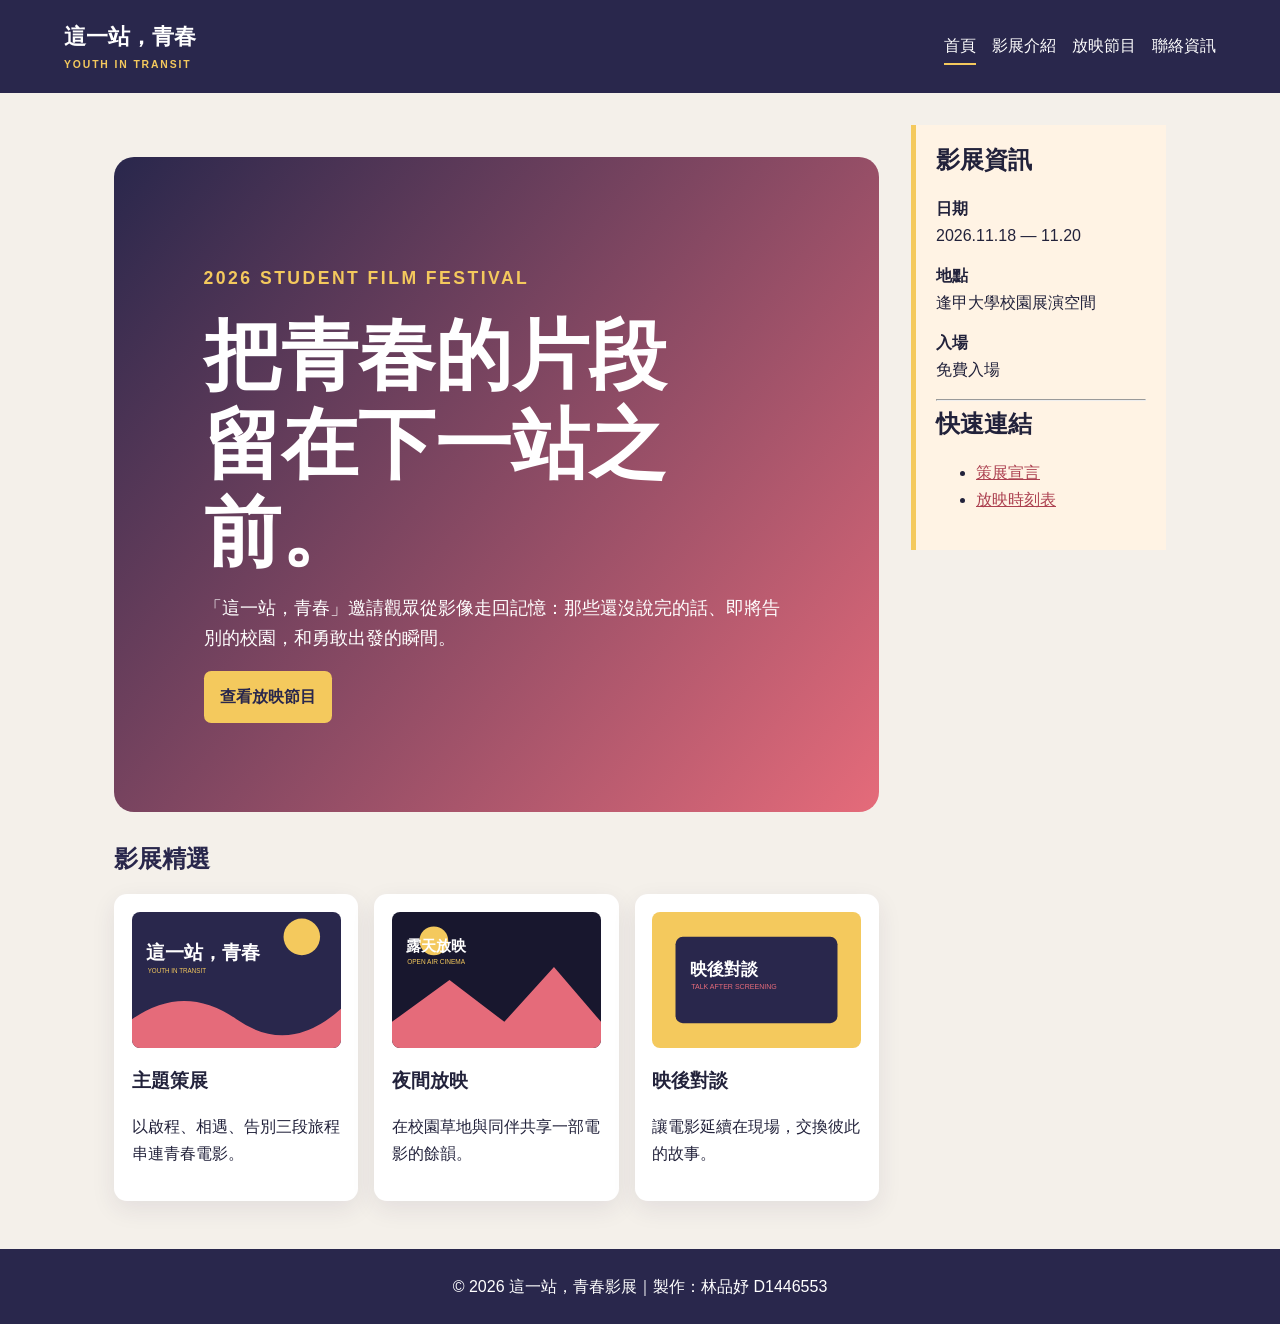
<file: index.html>
<!doctype html>
<html lang="zh-Hant">
<head>
<meta charset="utf-8"><meta name="viewport" content="width=device-width,initial-scale=1">
<meta name="description" content="這一站，青春影展：校園、旅途與成長記憶的學生影展。"><meta name="author" content="林品妤 D1446553">
<meta property="og:title" content="這一站，青春影展"><meta property="og:description" content="把青春的片段，留在下一站之前。">
<title>這一站，青春｜學生影展</title><link rel="stylesheet" href="css/base.css"><link rel="stylesheet" href="css/home.css">
</head>
<body><a class="skip" href="#main">跳至主要內容</a>
<header class="site-header"><a class="brand" href="index.html">這一站，青春 <span>YOUTH IN TRANSIT</span></a><nav aria-label="主選單"><a class="active" href="index.html">首頁</a><a href="about.html">影展介紹</a><a href="program.html">放映節目</a><a href="contact.html">聯絡資訊</a></nav></header>
<main id="main" class="layout"><section class="content"><div class="hero"><p class="eyebrow">2026 STUDENT FILM FESTIVAL</p><h1>把青春的片段<br>留在下一站之前。</h1><p>「這一站，青春」邀請觀眾從影像走回記憶：那些還沒說完的話、即將告別的校園，和勇敢出發的瞬間。</p><a class="button" href="program.html">查看放映節目</a></div><section><h2>影展精選</h2><div class="card-grid"><article class="card"><img src="images/poster-youth.svg" alt="這一站青春影展主視覺海報"><h3>主題策展</h3><p>以啟程、相遇、告別三段旅程串連青春電影。</p></article><article class="card"><img src="images/poster-night.svg" alt="夜間露天放映活動海報"><h3>夜間放映</h3><p>在校園草地與同伴共享一部電影的餘韻。</p></article><article class="card"><img src="images/poster-talk.svg" alt="映後座談活動海報"><h3>映後對談</h3><p>讓電影延續在現場，交換彼此的故事。</p></article></div></section></section><aside class="sidebar"><h2>影展資訊</h2><dl><dt>日期</dt><dd>2026.11.18 — 11.20</dd><dt>地點</dt><dd>逢甲大學校園展演空間</dd><dt>入場</dt><dd>免費入場</dd></dl><hr><h2>快速連結</h2><ul><li><a href="about.html">策展宣言</a></li><li><a href="program.html">放映時刻表</a></li></ul></aside></main><footer>© 2026 這一站，青春影展｜製作：林品妤 D1446553</footer></body></html>
</file>
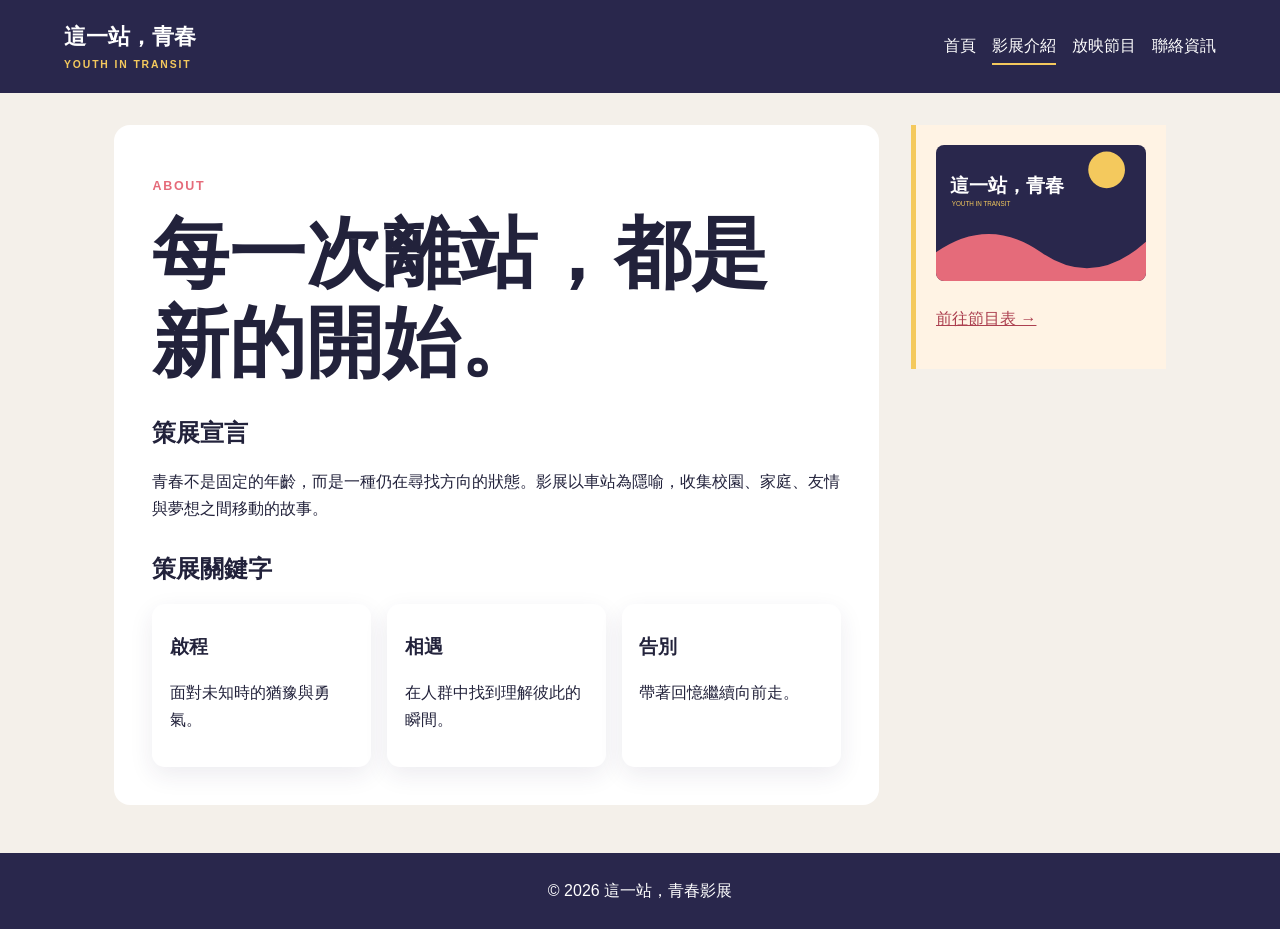
<file: about.html>
<!doctype html><html lang="zh-Hant"><head><meta charset="utf-8"><meta name="viewport" content="width=device-width,initial-scale=1"><meta name="description" content="這一站青春影展策展理念。"><title>影展介紹｜這一站，青春</title><link rel="stylesheet" href="css/base.css"></head><body><header class="site-header"><a class="brand" href="index.html">這一站，青春 <span>YOUTH IN TRANSIT</span></a><nav aria-label="主選單"><a href="index.html">首頁</a><a class="active" href="about.html">影展介紹</a><a href="program.html">放映節目</a><a href="contact.html">聯絡資訊</a></nav></header><main class="layout"><article class="content prose"><p class="eyebrow">ABOUT</p><h1>每一次離站，都是新的開始。</h1><h2>策展宣言</h2><p>青春不是固定的年齡，而是一種仍在尋找方向的狀態。影展以車站為隱喻，收集校園、家庭、友情與夢想之間移動的故事。</p><h2>策展關鍵字</h2><div class="card-grid"><div class="card"><h3>啟程</h3><p>面對未知時的猶豫與勇氣。</p></div><div class="card"><h3>相遇</h3><p>在人群中找到理解彼此的瞬間。</p></div><div class="card"><h3>告別</h3><p>帶著回憶繼續向前走。</p></div></div></article><aside class="sidebar"><img src="images/poster-youth.svg" alt="青春影展主視覺"><p><a href="program.html">前往節目表 →</a></p></aside></main><footer>© 2026 這一站，青春影展</footer></body></html>
</file>
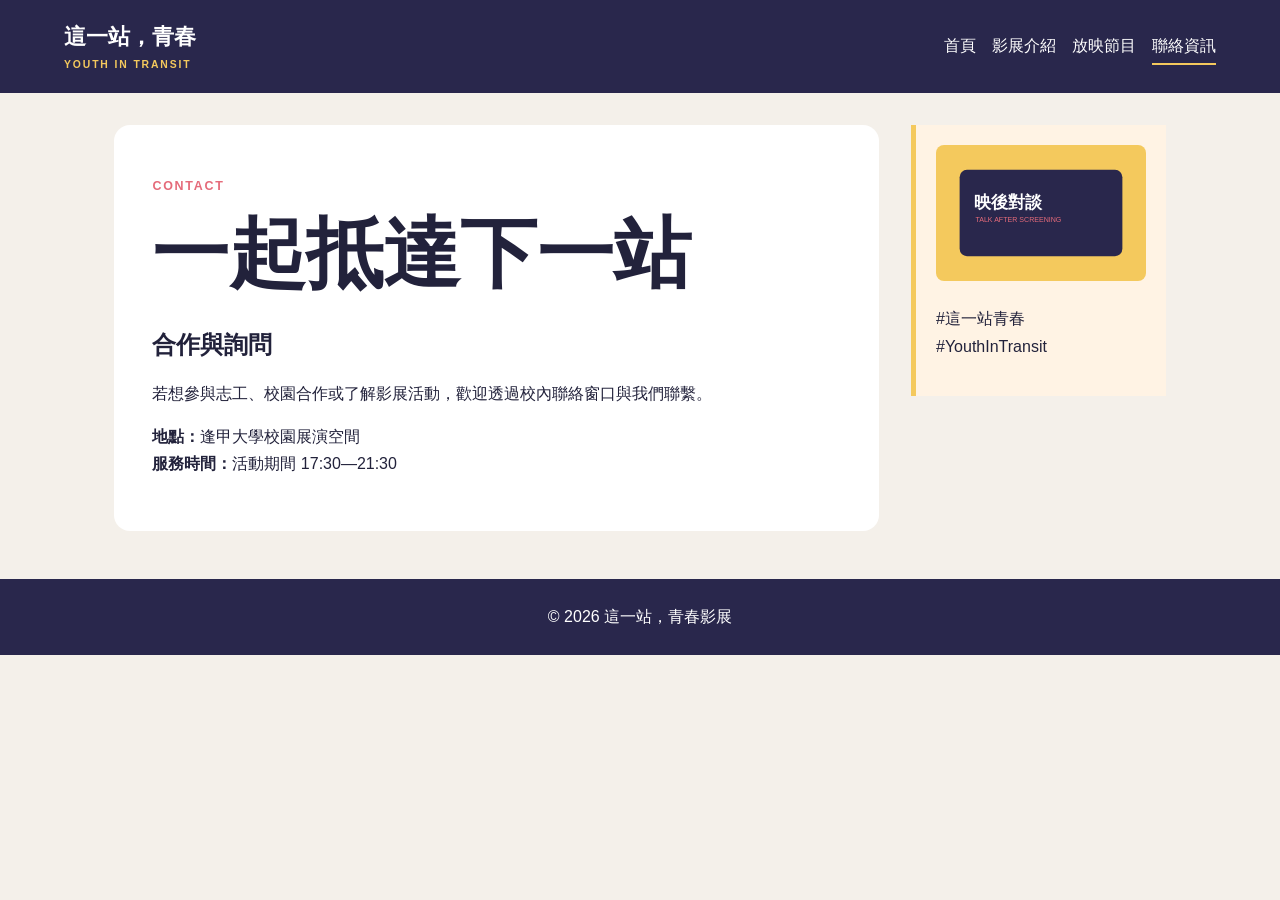
<file: contact.html>
<!doctype html><html lang="zh-Hant"><head><meta charset="utf-8"><meta name="viewport" content="width=device-width,initial-scale=1"><meta name="description" content="聯絡這一站青春影展。"><title>聯絡資訊｜這一站，青春</title><link rel="stylesheet" href="css/base.css"></head><body><header class="site-header"><a class="brand" href="index.html">這一站，青春 <span>YOUTH IN TRANSIT</span></a><nav aria-label="主選單"><a href="index.html">首頁</a><a href="about.html">影展介紹</a><a href="program.html">放映節目</a><a class="active" href="contact.html">聯絡資訊</a></nav></header><main class="layout"><article class="content prose"><p class="eyebrow">CONTACT</p><h1>一起抵達下一站</h1><h2>合作與詢問</h2><p>若想參與志工、校園合作或了解影展活動，歡迎透過校內聯絡窗口與我們聯繫。</p><p><strong>地點：</strong>逢甲大學校園展演空間<br><strong>服務時間：</strong>活動期間 17:30—21:30</p></article><aside class="sidebar"><img src="images/poster-talk.svg" alt="映後對談主視覺"><p>#這一站青春<br>#YouthInTransit</p></aside></main><footer>© 2026 這一站，青春影展</footer></body></html>
</file>
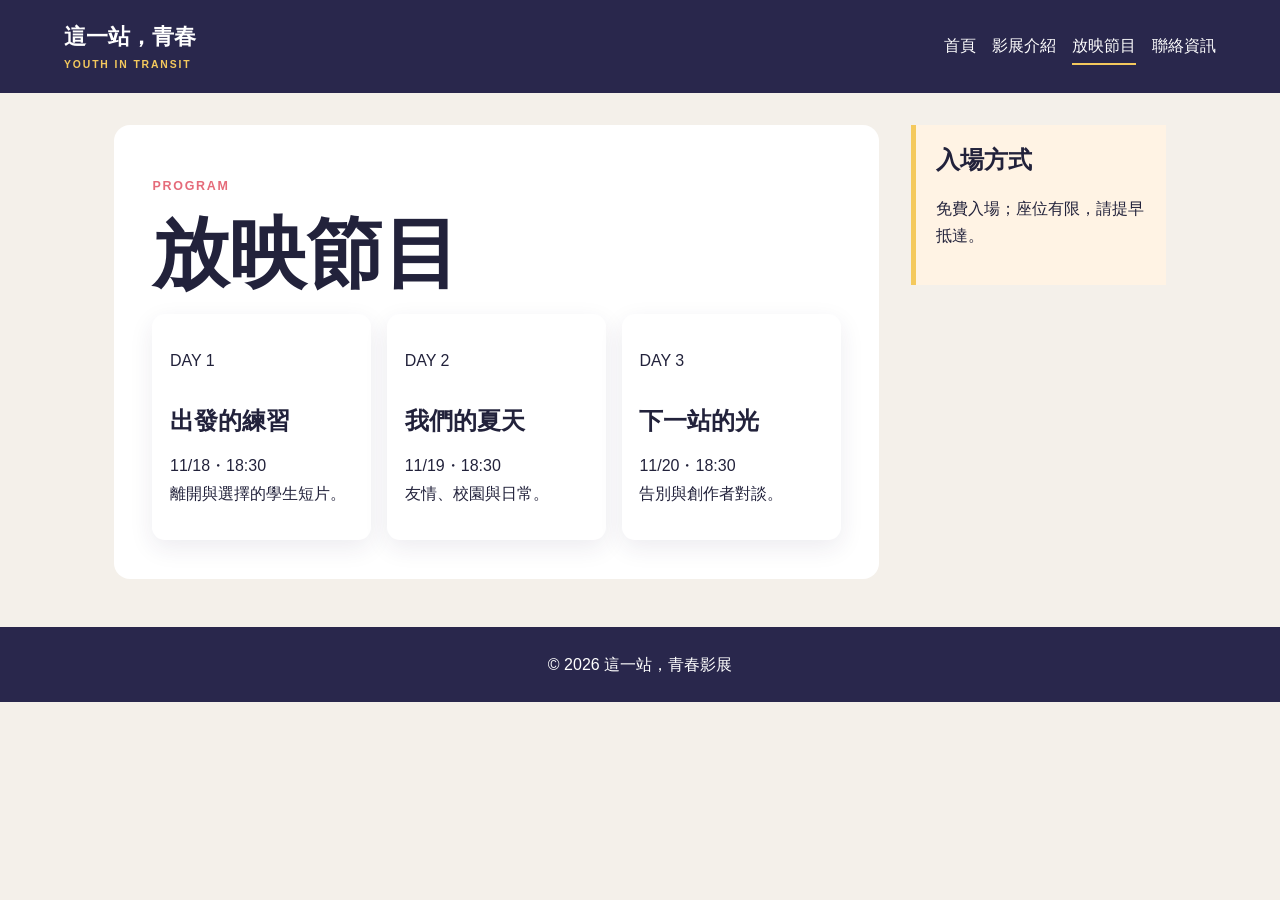
<file: program.html>
<!doctype html><html lang="zh-Hant"><head><meta charset="utf-8"><meta name="viewport" content="width=device-width,initial-scale=1"><meta name="description" content="這一站青春影展放映節目。"><title>放映節目｜這一站，青春</title><link rel="stylesheet" href="css/base.css"></head><body><header class="site-header"><a class="brand" href="index.html">這一站，青春 <span>YOUTH IN TRANSIT</span></a><nav aria-label="主選單"><a href="index.html">首頁</a><a href="about.html">影展介紹</a><a class="active" href="program.html">放映節目</a><a href="contact.html">聯絡資訊</a></nav></header><main class="layout"><article class="content prose"><p class="eyebrow">PROGRAM</p><h1>放映節目</h1><div class="card-grid"><article class="card"><p>DAY 1</p><h2>出發的練習</h2><p>11/18・18:30<br>離開與選擇的學生短片。</p></article><article class="card"><p>DAY 2</p><h2>我們的夏天</h2><p>11/19・18:30<br>友情、校園與日常。</p></article><article class="card"><p>DAY 3</p><h2>下一站的光</h2><p>11/20・18:30<br>告別與創作者對談。</p></article></div></article><aside class="sidebar"><h2>入場方式</h2><p>免費入場；座位有限，請提早抵達。</p></aside></main><footer>© 2026 這一站，青春影展</footer></body></html>
</file>
<file: css/base.css>
:root{--ink:#22223b;--paper:#fffaf3;--pink:#e56b7a;--gold:#f4c95d;--navy:#29274c;font-family:"Noto Sans TC","Microsoft JhengHei",sans-serif;color:var(--ink);background:#f4f0ea;line-height:1.7}*{box-sizing:border-box}body{margin:0}.skip{position:absolute;left:-999px}.skip:focus{left:1rem;top:1rem;background:white;padding:.5rem;z-index:3}.site-header{display:flex;align-items:center;justify-content:space-between;gap:1rem;padding:1.2rem max(5vw,1rem);background:var(--navy);color:white}.brand{color:white;text-decoration:none;font-size:1.35rem;font-weight:800}.brand span{display:block;font-size:.65rem;letter-spacing:.18em;color:var(--gold)}nav{display:flex;gap:1rem;flex-wrap:wrap}nav a{color:#fff;text-decoration:none;padding:.25rem 0}nav a:hover,nav .active{border-bottom:2px solid var(--gold)}.layout{display:grid;grid-template-columns:minmax(0,3fr) minmax(220px,1fr);gap:2rem;max-width:1180px;margin:auto;padding:2rem max(5vw,1rem) 3rem}.hero{padding:clamp(2rem,7vw,6rem);background:linear-gradient(130deg,#29274c,#e56b7a);color:white;border-radius:1.25rem}.eyebrow{font-size:.78rem;font-weight:800;letter-spacing:.14em;color:var(--pink)}.hero .eyebrow{color:var(--gold)}h1{font-size:clamp(2.2rem,6vw,4.8rem);line-height:1.15;margin:.3rem 0 1rem}h2{line-height:1.25}section{margin-top:2rem}.card-grid{display:grid;grid-template-columns:repeat(3,minmax(0,1fr));gap:1rem}.card{background:white;border-radius:.8rem;overflow:hidden;padding:1.1rem;box-shadow:0 8px 24px #29274c16}.card img,.sidebar img{width:100%;height:auto;border-radius:.5rem}.card h3,.card h2{margin:.6rem 0}.sidebar{background:#fff3e4;border-left:5px solid var(--gold);padding:1.25rem;height:max-content}.sidebar h2{margin-top:0}.sidebar dt{font-weight:800}.sidebar dd{margin:0 0 .8rem}.button{display:inline-block;background:var(--gold);color:var(--navy);font-weight:800;padding:.75rem 1rem;border-radius:.45rem;text-decoration:none}.prose{background:white;padding:clamp(1.2rem,3vw,3rem);border-radius:1rem}.prose h2{margin-top:2rem}footer{text-align:center;padding:1.5rem;background:var(--navy);color:white}a{color:#ac4050}a:focus-visible{outline:3px solid var(--gold);outline-offset:3px}@media(max-width:760px){.site-header{align-items:flex-start;flex-direction:column}.layout{grid-template-columns:1fr}.card-grid{grid-template-columns:1fr}.sidebar{border-left:0;border-top:5px solid var(--gold)}}
</file>
<file: css/home.css>
.hero p{max-width:42rem;font-size:1.1rem}.content>section>h2{color:var(--navy)}
</file>
